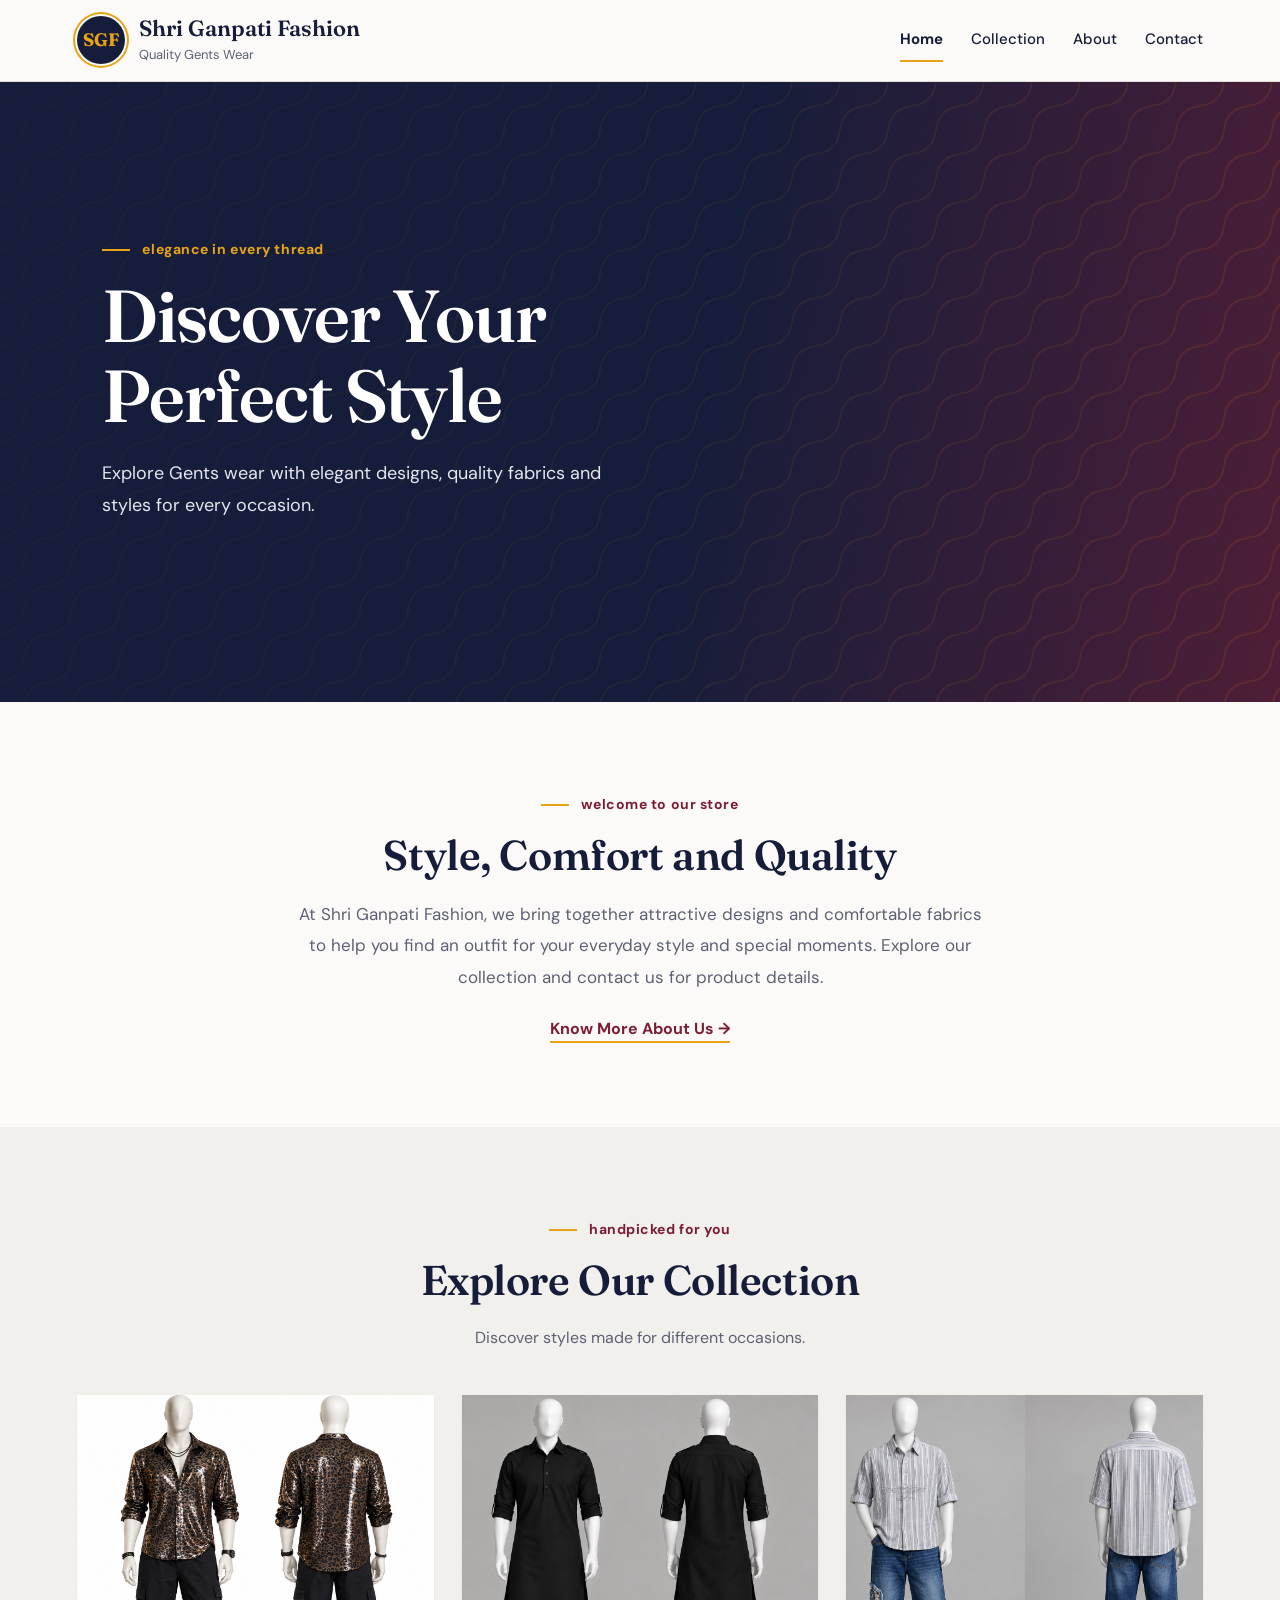
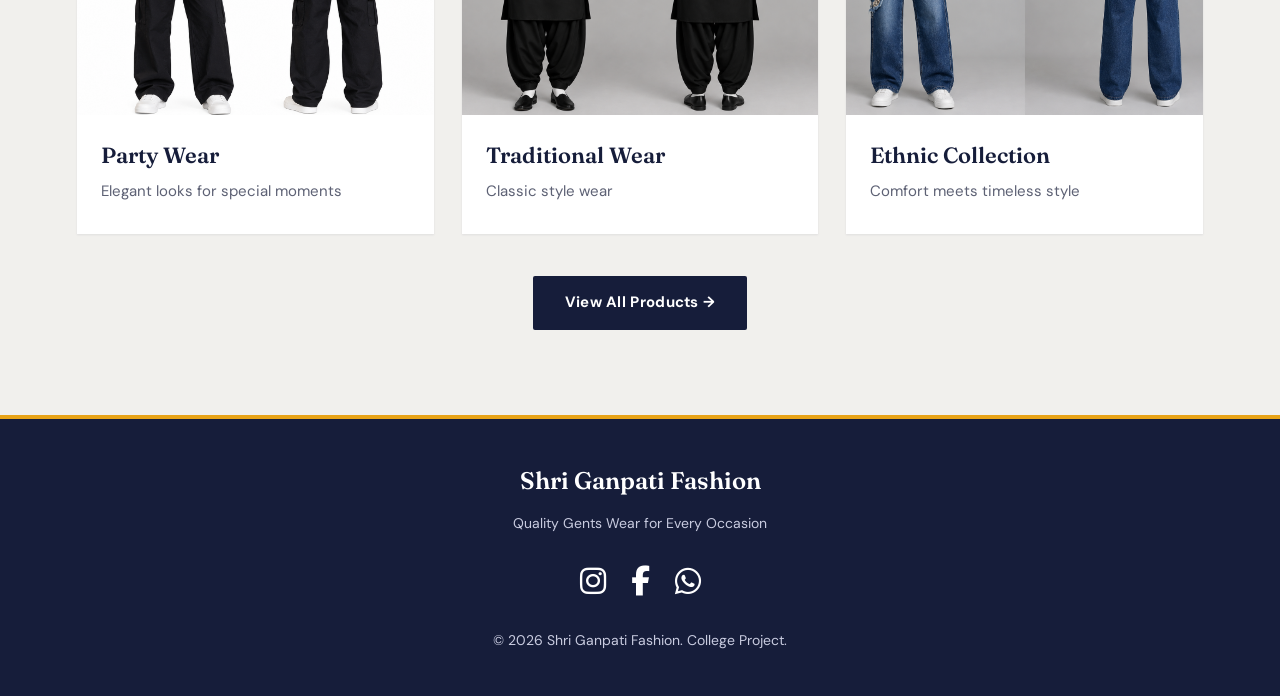
<file: index.html>
<!DOCTYPE html>
<html lang="en">
<head>
    <meta charset="UTF-8">
    <meta name="viewport" content="width=device-width, initial-scale=1.0">
    <link rel="stylesheet" href="style.css">
    <link rel="stylesheet" href="https://cdnjs.cloudflare.com/ajax/libs/font-awesome/6.7.2/css/all.min.css">
</head>
<body>

    <header class="navbar">
        <a href="index.html" class="brand">
            <div class="logo">SGF</div>
            <div class="brand-text">
                <h2>Shri Ganpati Fashion</h2>
                <p>Quality Gents Wear</p>
            </div>
        </a>

        <nav>
            <a class="active" href="index.html">Home</a>
            <a href="collection.html">Collection</a>
            <a href="about.html">About</a>
            <a href="contact.html">Contact</a>
        </nav>
    </header>

    <main>
        <section class="hero">
            <video class="hero-video" autoplay muted loop playsinline>
                <source src="" type="video/mp4">
            </video>

            <div class="hero-overlay"></div>

            <div class="hero-content">
                <p class="eyebrow">ELEGANCE IN EVERY THREAD</p>
                <h1>Discover Your<br>Perfect Style</h1>
                <p class="hero-description">
                    Explore Gents wear with elegant designs,
                    quality fabrics and styles for every occasion.
                </p>
                <!-- <a href="collection.html" class="btn">Explore Collection</a> -->
            </div>
        </section>

        <section class="welcome section">
            <p class="eyebrow">WELCOME TO OUR STORE</p>
            <h2>Style, Comfort and Quality</h2>
            <p>
                At Shri Ganpati Fashion, we bring together attractive
                designs and comfortable fabrics to help you find an
                outfit for your everyday style and special moments.
                Explore our collection and contact us for product details.
            </p>
            <a href="about.html" class="text-link">Know More About Us →</a>
        </section>

        <section class="featured section">
            <div class="section-heading">
                <p class="eyebrow">HANDPICKED FOR YOU</p>
                <h2>Explore Our Collection</h2>
                <p>Discover styles made for different occasions.</p>
            </div>

            <div class="category-grid">
                <a href="collection.html" class="category-card">
                    <img src="Images/Party Wear.png" alt="Gents party wear">
                    <div>
                        <h3>Party Wear</h3>
                        <p>Elegant looks for special moments</p>
                    </div>
                </a>

                <a href="collection.html" class="category-card">
                    <img src="Images/Traditional Wear.png" alt="Traditional Gents wear">
                    <div>
                        <h3>Traditional Wear</h3>
                        <p>Classic style wear</p>
                    </div>
                </a>

                <a href="collection.html" class="category-card">
                    <img src="Images/casual wear.png" alt="Gents wear">
                    <div>
                        <h3>Ethnic Collection</h3>
                        <p>Comfort meets timeless style</p>
                    </div>
                </a>
            </div>

            <div class="center-button">
                <a href="collection.html" class="btn">View All Products →</a>
            </div>
        </section>
    </main>

    <footer class="site-footer">
        <h3>Shri Ganpati Fashion</h3>
        <p>Quality Gents Wear for Every Occasion</p>

        <div class="social-icons">
            <a href="" target="_blank">
                <i class="fa-brands fa-instagram"></i>
            </a>

            <a href="" target="_blank">
                <i class="fa-brands fa-facebook-f"></i>
            </a>

            <a href="" target="_blank">
                <i class="fa-brands fa-whatsapp"></i>
            </a>
        </div>
        <p>© 2026 Shri Ganpati Fashion. College Project.</p>
    </footer>
</body>
</html>
</file>
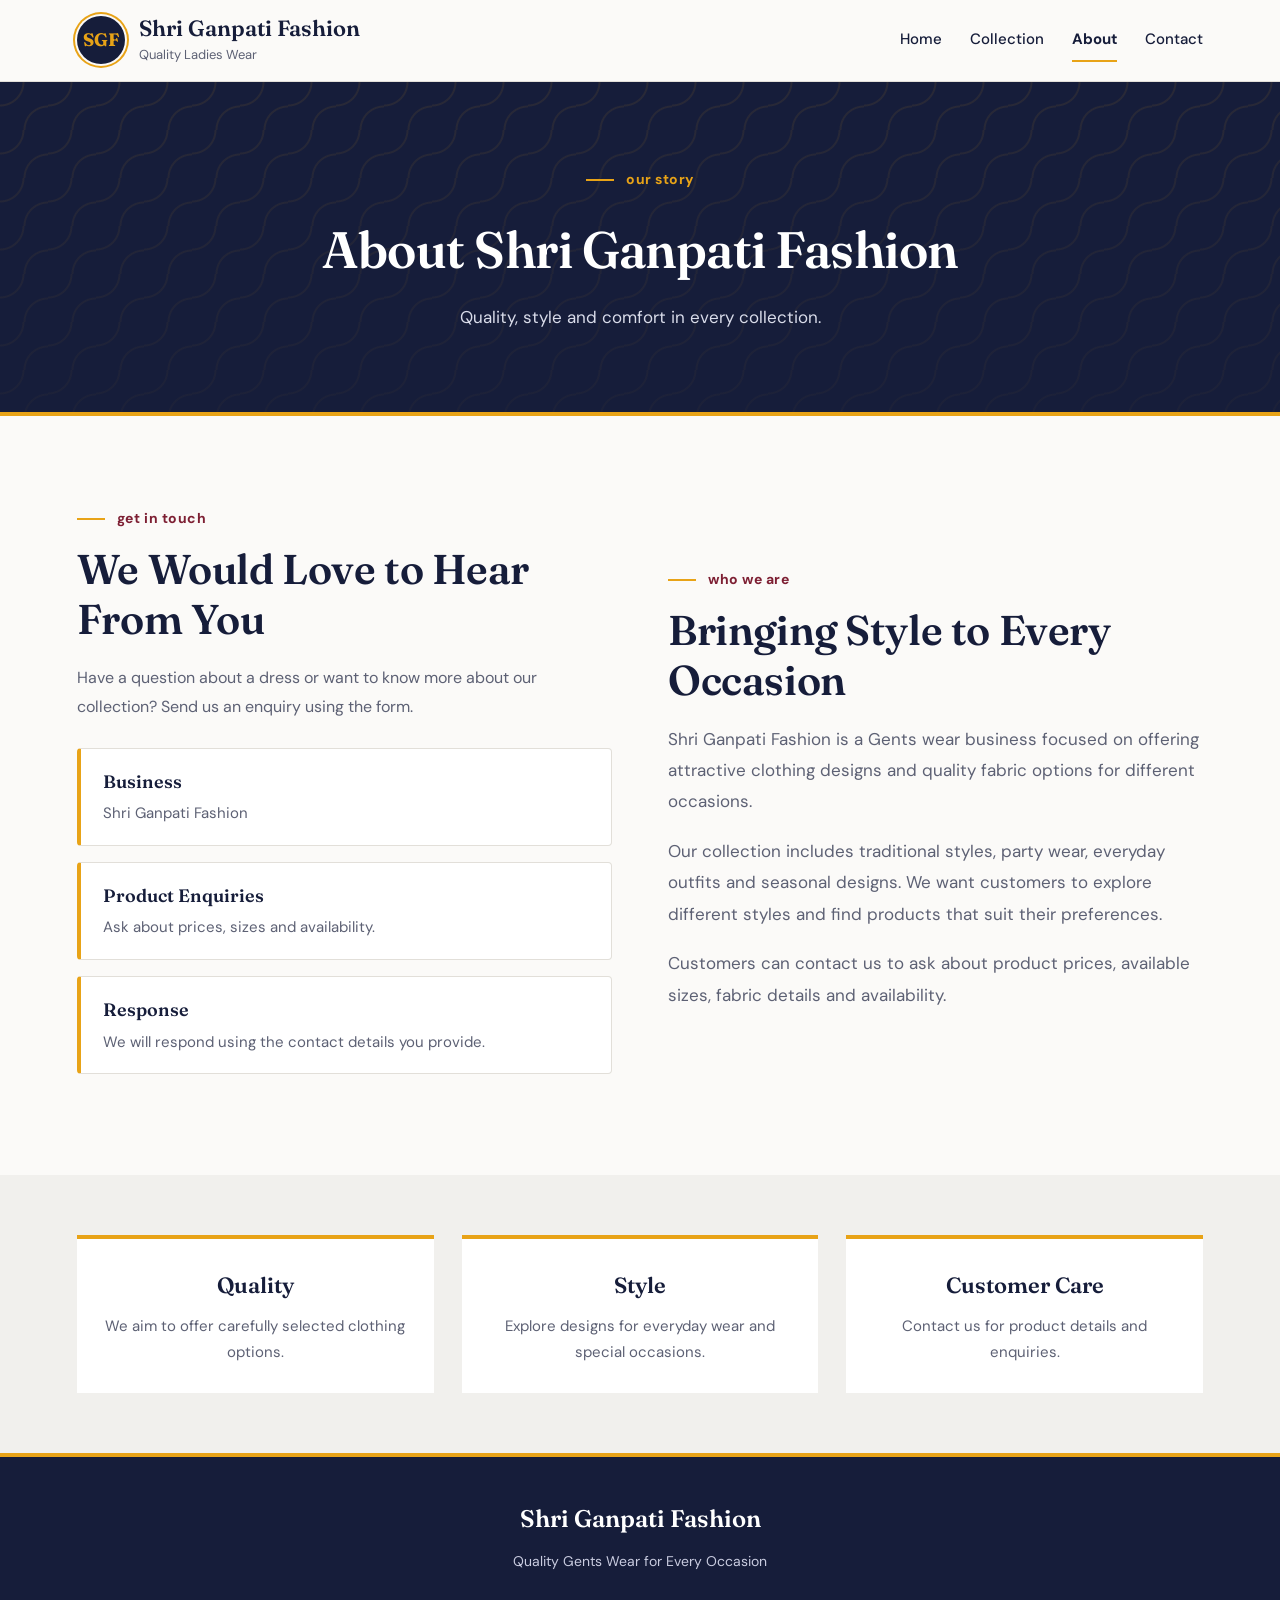
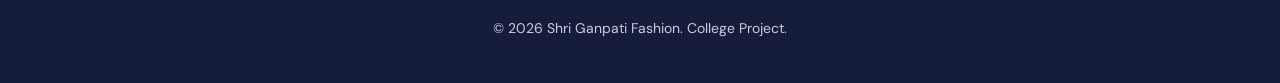
<file: about.html>
<!DOCTYPE html>
<html lang="en">
<head>
    <meta charset="UTF-8">
    <meta name="viewport" content="width=device-width, initial-scale=1.0">
    <title>About Us | Shri Ganpati Fashion</title>
    <link rel="stylesheet" href="style.css">
</head>
<body>

    <header class="navbar">
        <a href="index.html" class="brand">
            <div class="logo">SGF</div>
            <div class="brand-text">
                <h2>Shri Ganpati Fashion</h2>
                <p>Quality Ladies Wear</p>
            </div>
        </a>

        <nav>
            <a href="index.html">Home</a>
            <a href="collection.html">Collection</a>
            <a class="active" href="about.html">About</a>
            <a href="contact.html">Contact</a>
        </nav>
    </header>

    <main>
        <section class="page-banner">
            <p class="eyebrow">OUR STORY</p>
            <h1>About Shri Ganpati Fashion</h1>
            <p>Quality, style and comfort in every collection.</p>
        </section>

        <section class="about-layout section">
            <div class="about-image">
                <div class="contact-details">
                <p class="eyebrow">GET IN TOUCH</p>
                <h2>We Would Love to Hear From You</h2>
                <p>
                    Have a question about a dress or want to know more
                    about our collection? Send us an enquiry using the form.
                </p>

                <div class="contact-card">
                    <h3>Business</h3>
                    <p>Shri Ganpati Fashion</p>
                </div>

                <div class="contact-card">
                    <h3>Product Enquiries</h3>
                    <p>Ask about prices, sizes and availability.</p>
                </div>

                <div class="contact-card">
                    <h3>Response</h3>
                    <p>We will respond using the contact details you provide.</p>
                </div>
            </div>
                <!-- <img src="dress3.jpeg" alt="Ganesh Fashion clothing collection"> -->
            </div>

            <div class="about-details">
                <p class="eyebrow">WHO WE ARE</p>
                <h2>Bringing Style to Every Occasion</h2>
                <p>
                    Shri Ganpati Fashion is a Gents wear business focused
                    on offering attractive clothing designs and quality
                    fabric options for different occasions.
                </p>
                <p>
                    Our collection includes traditional styles, party wear,
                    everyday outfits and seasonal designs. We want customers
                    to explore different styles and find products that suit
                    their preferences.
                </p>
                <p>
                    Customers can contact us to ask about product prices,
                    available sizes, fabric details and availability.
                </p>
                <!-- <a href="collection.html" class="btn">Explore Products</a> -->
            </div>
        </section>

        <section class="values-section">
            <div>
                <h3>Quality</h3>
                <p>We aim to offer carefully selected clothing options.</p>
            </div>
            <div>
                <h3>Style</h3>
                <p>Explore designs for everyday wear and special occasions.</p>
            </div>
            <div>
                <h3>Customer Care</h3>
                <p>Contact us for product details and enquiries.</p>
            </div>
        </section>
    </main>

    <footer class="site-footer">
        <h3>Shri Ganpati Fashion</h3>
        <p>Quality Gents Wear for Every Occasion</p>

        <div class="social-icons">
            <a href="" target="_blank">
                <i class="fa-brands fa-instagram"></i>
            </a>

            <a href="" target="_blank">
                <i class="fa-brands fa-facebook-f"></i>
            </a>

            <a href="" target="_blank">
                <i class="fa-brands fa-whatsapp"></i>
            </a>
        </div>
        
        <p>© 2026 Shri Ganpati Fashion. College Project.</p>
    </footer>
</body>
</html>
</file>
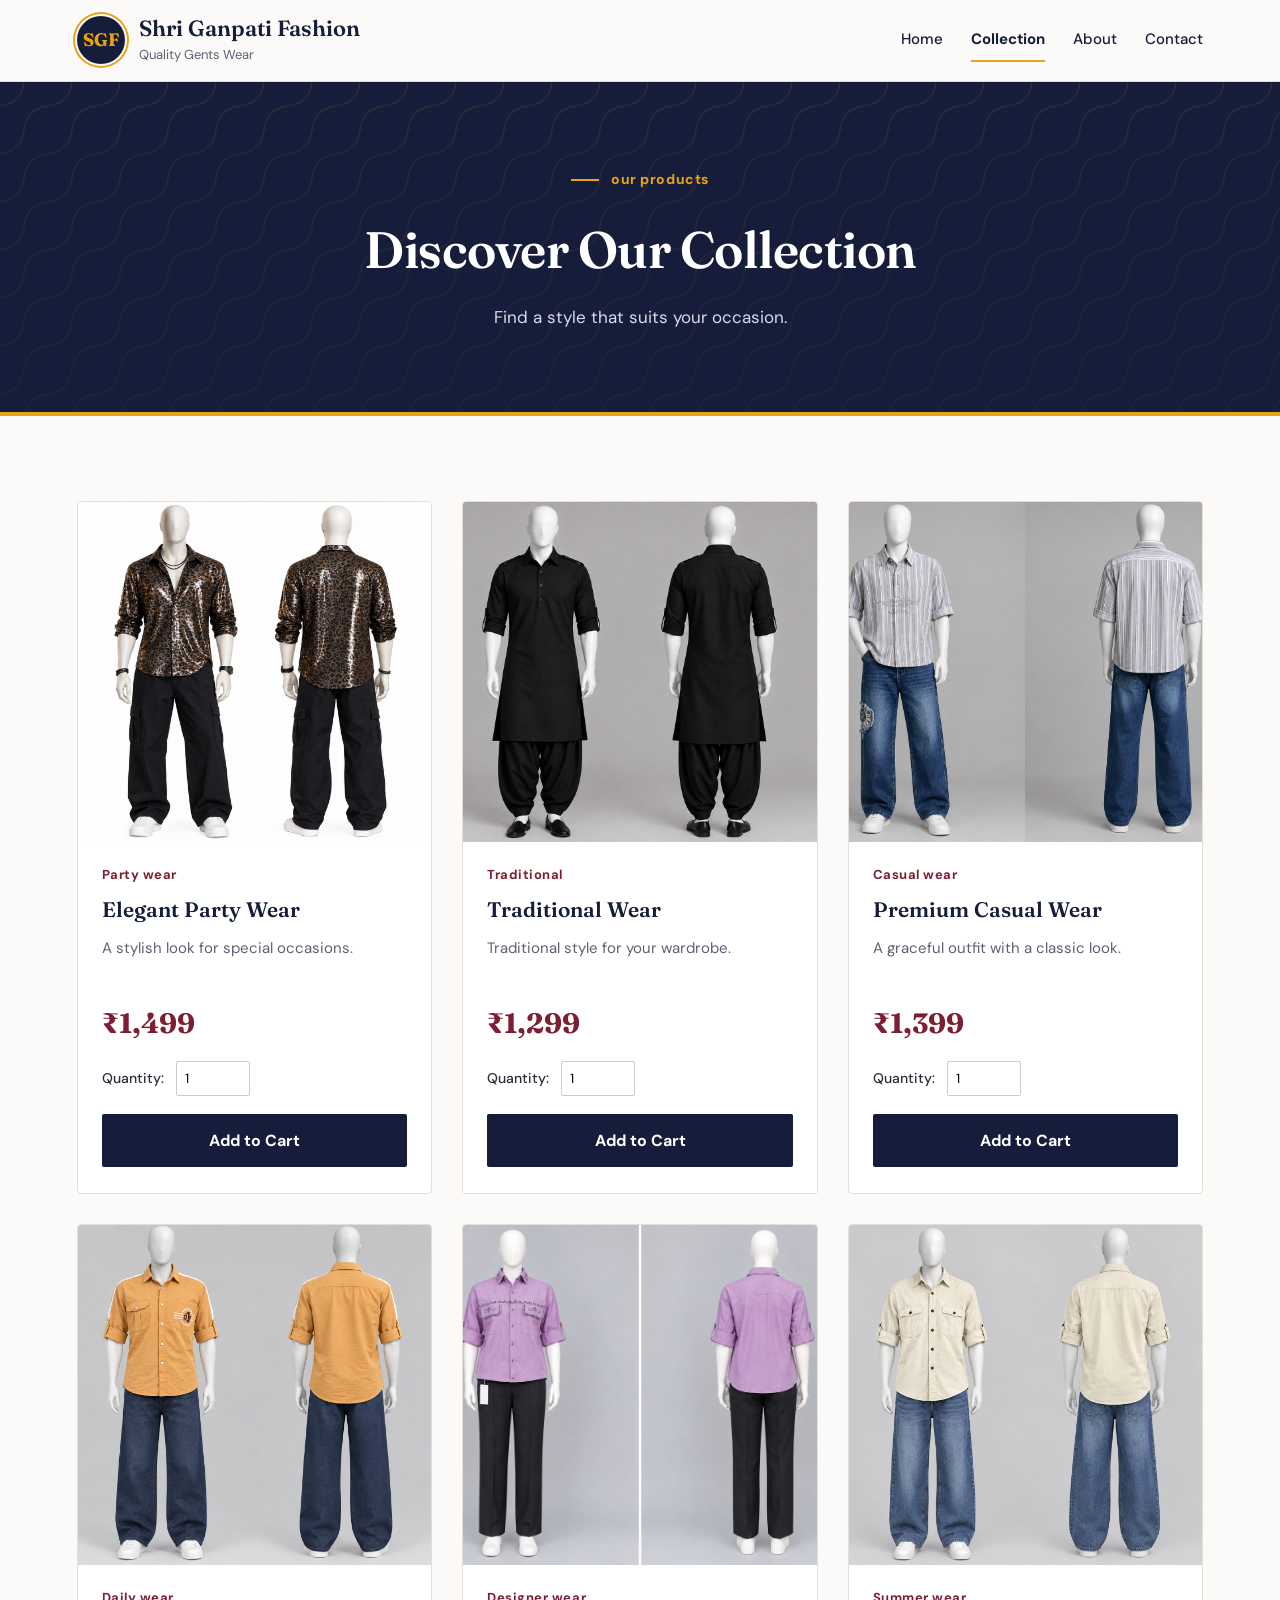
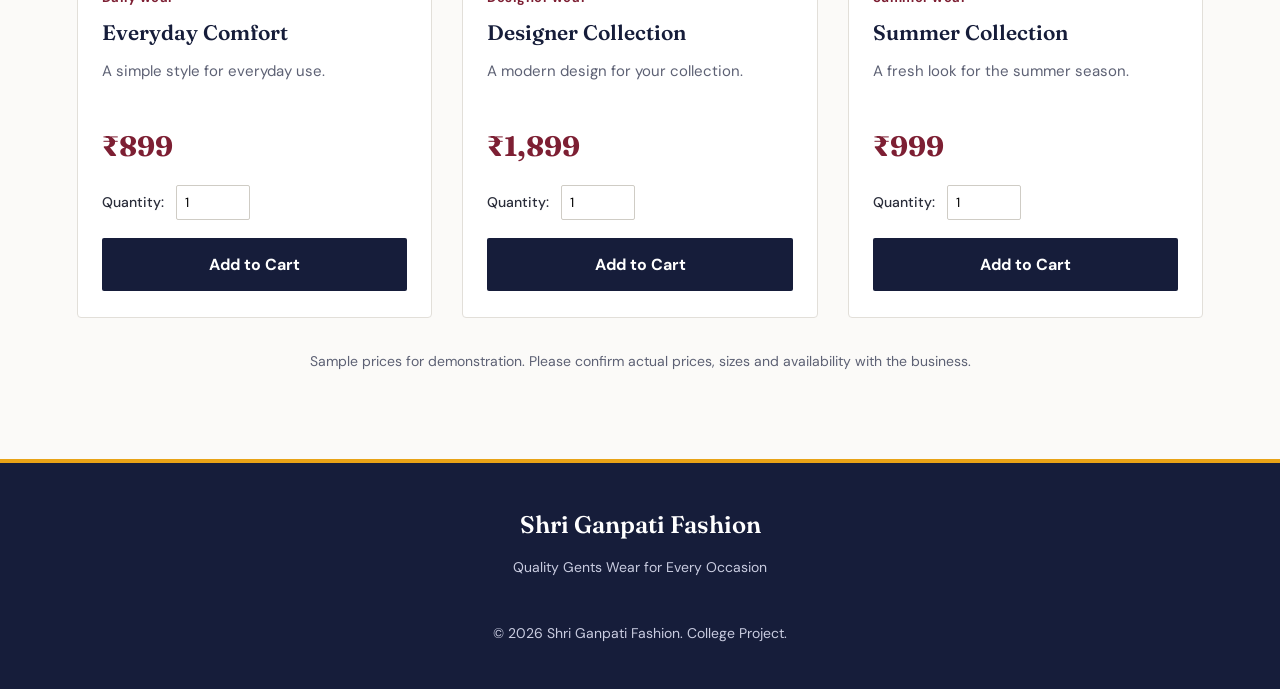
<file: collection.html>
<!DOCTYPE html>
<html lang="en">
<head>
    <meta charset="UTF-8">
    <meta name="viewport" content="width=device-width, initial-scale=1.0">
    <title>Our Collection | Shri Ganpati Fashion</title>
    <link rel="stylesheet" href="style.css">
</head>
<body>

    <header class="navbar">
        <a href="index.html" class="brand">
            <div class="logo">SGF</div>
            <div class="brand-text">
                <h2>Shri Ganpati Fashion</h2>
                <p>Quality Gents Wear</p>
            </div>
        </a>

        <nav>
            <a href="index.html">Home</a>
            <a class="active" href="collection.html">Collection</a>
            <a href="about.html">About</a>
            <a href="contact.html">Contact</a>
        </nav>
    </header>

    <main>
        <section class="page-banner">
            <p class="eyebrow">OUR PRODUCTS</p>
            <h1>Discover Our Collection</h1>
            <p>Find a style that suits your occasion.</p>
        </section>

        <section class="section">
            <div class="product-grid">

                <article class="product-card">
                    <img src="Images/Party Wear.png" alt="Party wear dress">
                    <div class="product-info">
                        <p class="product-category">PARTY WEAR</p>
                        <h3>Elegant Party Wear</h3>
                        <p class="description">A stylish look for special occasions.</p>
                        <p class="price">₹1,499</p>
                        <label for="qty1">Quantity:</label>
                        <input id="qty1" type="number" min="1" value="1">
                        <a class="order-btn" href="contact.html">Add to Cart</a>
                    </div>
                </article>

                <article class="product-card">
                    <img src="Images/Traditional Wear.png" alt="Traditional dress">
                    <div class="product-info">
                        <p class="product-category">TRADITIONAL</p>
                        <h3>Traditional Wear</h3>
                        <p class="description">Traditional style for your wardrobe.</p>
                        <p class="price">₹1,299</p>
                        <label for="qty2">Quantity:</label>
                        <input id="qty2" type="number" min="1" value="1">
                        <a class="order-btn" href="contact.html">Add to Cart</a>
                    </div>
                </article>

                <article class="product-card">
                    <img src="Images/casual wear.png" alt="Casual dress">
                    <div class="product-info">
                        <p class="product-category">CASUAL WEAR</p>
                        <h3>Premium Casual Wear</h3>
                        <p class="description">A graceful outfit with a classic look.</p>
                        <p class="price">₹1,399</p>
                        <label for="qty3">Quantity:</label>
                        <input id="qty3" type="number" min="1" value="1">
                        <a class="order-btn" href="contact.html">Add to Cart</a>
                    </div>
                </article>

                <article class="product-card">
                    <img src="Images/Daily Wear.png" alt="Daily wear dress">
                    <div class="product-info">
                        <p class="product-category">DAILY WEAR</p>
                        <h3>Everyday Comfort</h3>
                        <p class="description">A simple style for everyday use.</p>
                        <p class="price">₹899</p>
                        <label for="qty4">Quantity:</label>
                        <input id="qty4" type="number" min="1" value="1">
                        <a class="order-btn" href="contact.html">Add to Cart</a>
                    </div>
                </article>

                <article class="product-card">
                    <img src="Images/Designer dress.png" alt="Designer dress">
                    <div class="product-info">
                        <p class="product-category">DESIGNER WEAR</p>
                        <h3>Designer Collection</h3>
                        <p class="description">A modern design for your collection.</p>
                        <p class="price">₹1,899</p>
                        <label for="qty5">Quantity:</label>
                        <input id="qty5" type="number" min="1" value="1">
                        <a class="order-btn" href="contact.html">Add to Cart</a>
                    </div>
                </article>

                <article class="product-card">
                    <img src="Images/Summer Wear.png" alt="Summer dress">
                    <div class="product-info">
                        <p class="product-category">SUMMER WEAR</p>
                        <h3>Summer Collection</h3>
                        <p class="description">A fresh look for the summer season.</p>
                        <p class="price">₹999</p>
                        <label for="qty6">Quantity:</label>
                        <input id="qty6" type="number" min="1" value="1">
                        <a class="order-btn" href="contact.html">Add to Cart</a>
                    </div>
                </article>

            </div>

            <p class="price-note">
                Sample prices for demonstration. Please confirm actual
                prices, sizes and availability with the business.
            </p>
        </section>
    </main>

    <footer class="site-footer">
        <h3>Shri Ganpati Fashion</h3>
        <p>Quality Gents Wear for Every Occasion</p>
        <div class="social-icons">
            <a href="" target="_blank">
                <i class="fa-brands fa-instagram"></i>
            </a>

            <a href="" target="_blank">
                <i class="fa-brands fa-facebook-f"></i>
            </a>

            <a href="" target="_blank">
                <i class="fa-brands fa-whatsapp"></i>
            </a>
        </div>
        <p>© 2026 Shri Ganpati Fashion. College Project.</p>
    </footer>
</body>
</html>
</file>
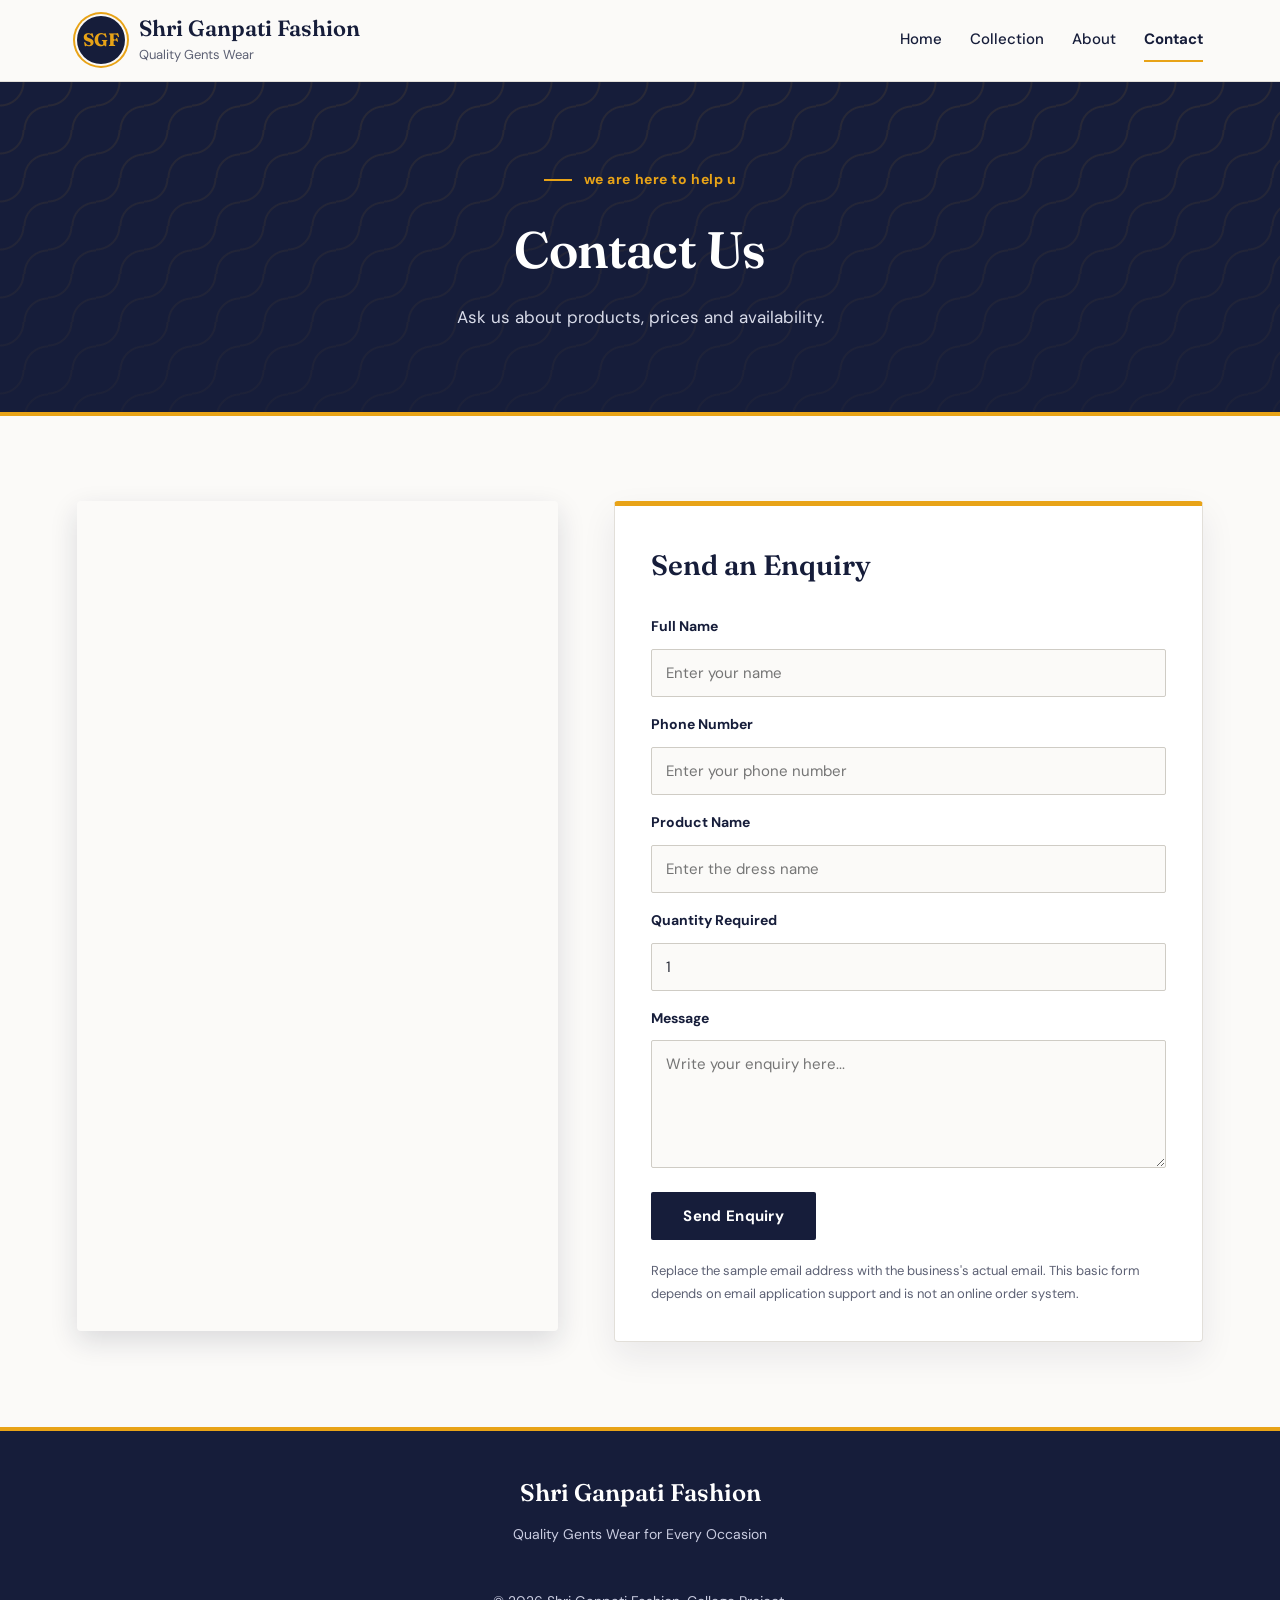
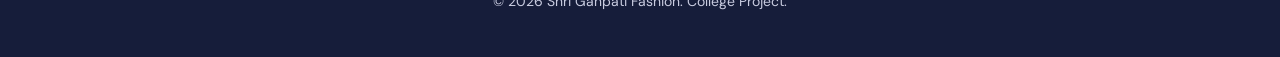
<file: contact.html>
<!DOCTYPE html>
<html lang="en">
<head>
    <meta charset="UTF-8">
    <meta name="viewport" content="width=device-width, initial-scale=1.0">
    <title>Contact Us | Shri Ganpati Fashion</title>
    <link rel="stylesheet" href="style.css">
</head>
<body>

    <header class="navbar">
        <a href="index.html" class="brand">
            <div class="logo">SGF</div>
            <div class="brand-text">
                <h2>Shri Ganpati Fashion</h2>
                <p>Quality Gents Wear</p>
            </div>
        </a>

        <nav>
            <a href="index.html">Home</a>
            <a href="collection.html">Collection</a>
            <a href="about.html">About</a>
            <a class="active" href="contact.html">Contact</a>
        </nav>
    </header>

    <main>
        <section class="page-banner">
            <p class="eyebrow">WE ARE HERE TO HELP U</p>
            <h1>Contact Us</h1>
            <p>Ask us about products, prices and availability.</p>
        </section>

        <section class="contact-layout section">
            <div class="box">
                <iframe src="https://www.google.com/maps/embed?pb=!1m18!1m12!1m3!1d3570.8934855713987!2d74.62536507542495!3d26.491374176900887!2m3!1f0!2f0!3f0!3m2!1i1024!2i768!4f13.1!3m3!1m2!1s0x396be75261d1000d%3A0xbc2fbb23dca25029!2sShri%20GANPATI%20Fashion!5e0!3m2!1sen!2sin!4v1792743546891!5m2!1sen!2sin" width="600" height="200" style="border:1px solid black" allowfullscreen="" loading="lazy" referrerpolicy="strict-origin-when-cross-origin"></iframe>
            </div>

            <form class="contact-form"
                  action="mailto:sainijitesh067@gmail.com"
                  method="post"
                  enctype="text/plain">

                <h2>Send an Enquiry</h2>

                <label for="name">Full Name</label>
                <input type="text" id="name" name="Name"
                       placeholder="Enter your name" required>

                <label for="phone">Phone Number</label>
                <input type="tel" id="phone" name="Phone"
                       placeholder="Enter your phone number" required>

                <label for="product">Product Name</label>
                <input type="text" id="product" name="Product"
                       placeholder="Enter the dress name">

                <label for="quantity">Quantity Required</label>
                <input type="number" id="quantity" name="Quantity"
                       min="1" value="1" required>

                <label for="message">Message</label>
                <textarea id="message" name="Message" rows="5"
                          placeholder="Write your enquiry here..."
                          required></textarea>

                <button type="submit" class="btn">Send Enquiry</button>

                <p class="form-note">
                    Replace the sample email address with the business's
                    actual email. This basic form depends on email
                    application support and is not an online order system.
                </p>
            </form>
        </section>
    </main>

    <footer class="site-footer">
        <h3>Shri Ganpati Fashion</h3>
        <p>Quality Gents Wear for Every Occasion</p>

        <div class="social-icons">
            <a href="" target="_blank">
                <i class="fa-brands fa-instagram"></i>
            </a>

            <a href="" target="_blank">
                <i class="fa-brands fa-facebook-f"></i>
            </a>

            <a href="" target="_blank">
                <i class="fa-brands fa-whatsapp"></i>
            </a>
        </div>
        
        <p>© 2026 Shri Ganpati Fashion. College Project.</p>
    </footer>
</body>
</html>
</file>
<file: style.css>
/* ==========================================================
   SHRI GANPATI FASHION - ENHANCED STYLESHEET
   Drop-in replacement for style.css (same class names).
   Look: Jaipur-inspired. Deep indigo, marigold and maroon,
   with a jaali (lattice) pattern used on the hero and banners.
   ========================================================== */

@import url("https://fonts.googleapis.com/css2?family=DM+Sans:wght@400;500;700&family=Fraunces:opsz,wght@9..144,500;9..144,600;9..144,700&display=swap");

/* ---------- DESIGN TOKENS ---------- */
:root {
  --ink: #161d3a;
  --ink-soft: #232c52;
  --marigold: #e8a317;
  --marigold-deep: #b97d06;
  --maroon: #7d1f33;
  --paper: #fbfaf8;
  --wash: #f1f0ed;
  --line: #e2dfd9;
  --text: #2a2d3a;
  --muted: #5d6174;

  --display: "Fraunces", Georgia, "Times New Roman", serif;
  --body: "DM Sans", "Segoe UI", system-ui, -apple-system, sans-serif;

  /* jaali lattice: overlapping rings drawn from tile corners */
  --jaali:
    radial-gradient(circle at 0 0, transparent 0 22px, rgba(232, 163, 23, 0.20) 23px 24px, transparent 25px),
    radial-gradient(circle at 100% 100%, transparent 0 22px, rgba(232, 163, 23, 0.20) 23px 24px, transparent 25px);
}

/* ---------- GENERAL SETTINGS ---------- */
* {
  margin: 0;
  padding: 0;
  box-sizing: border-box;
}

html {
  scroll-behavior: smooth;
  scroll-padding-top: 100px;
}

body {
  font-family: var(--body);
  background-color: var(--paper);
  color: var(--text);
  line-height: 1.7;
  -webkit-font-smoothing: antialiased;
}

img {
  max-width: 100%;
}

::selection {
  background: var(--marigold);
  color: var(--ink);
}

a:focus-visible,
button:focus-visible,
input:focus-visible,
textarea:focus-visible {
  outline: 3px solid var(--maroon);
  outline-offset: 3px;
}

/* Small label above headings: sentence case, marigold rule before it */
.eyebrow,
.product-category {
  text-transform: lowercase;
}

.eyebrow::first-letter,
.product-category::first-letter {
  text-transform: uppercase;
}

.eyebrow {
  display: inline-flex;
  align-items: center;
  gap: 12px;
  color: var(--maroon);
  font-family: var(--body);
  font-size: 14px;
  font-weight: 700;
  letter-spacing: 0.04em;
  margin-bottom: 14px;
}

.eyebrow::before {
  content: "";
  width: 28px;
  height: 2px;
  background: var(--marigold);
}

/* ---------- TOP NAVIGATION ---------- */
.navbar {
  min-height: 82px;
  padding: 12px 6%;
  display: flex;
  justify-content: space-between;
  align-items: center;
  gap: 24px;
  background-color: rgba(251, 250, 248, 0.92);
  backdrop-filter: blur(10px);
  -webkit-backdrop-filter: blur(10px);
  border-bottom: 1px solid var(--line);
  position: sticky;
  top: 0;
  z-index: 1000;
}

.brand {
  display: flex;
  align-items: center;
  gap: 14px;
  text-decoration: none;
  color: var(--ink);
  flex-shrink: 0;
}

.logo {
  width: 48px;
  height: 48px;
  border-radius: 50%;
  display: flex;
  justify-content: center;
  align-items: center;
  font-family: var(--display);
  font-size: 18px;
  font-weight: 700;
  background: var(--ink);
  color: var(--marigold);
  box-shadow: 0 0 0 2px var(--paper), 0 0 0 4px var(--marigold);
}

.brand-text h2 {
  font-family: var(--display);
  font-size: 22px;
  font-weight: 600;
  line-height: 1.2;
}

.brand-text p {
  font-size: 13px;
  color: var(--muted);
  margin-top: 2px;
}

nav {
  display: flex;
  align-items: center;
  gap: 28px;
}

nav a {
  text-decoration: none;
  color: var(--ink);
  font-size: 15px;
  font-weight: 500;
  padding: 8px 0;
  border-bottom: 2px solid transparent;
  transition: color 0.25s, border-color 0.25s;
}

nav a:hover {
  color: var(--maroon);
  border-bottom-color: var(--marigold);
}

nav a.active {
  color: var(--ink);
  font-weight: 700;
  border-bottom-color: var(--marigold);
}

/* ---------- BUTTONS ---------- */
.btn {
  display: inline-block;
  padding: 14px 32px;
  background-color: var(--ink);
  color: #ffffff;
  text-decoration: none;
  border: none;
  border-radius: 2px;
  font-family: var(--body);
  font-size: 15px;
  font-weight: 700;
  letter-spacing: 0.02em;
  cursor: pointer;
  transition: background-color 0.25s, color 0.25s, transform 0.25s;
}

.btn:hover {
  background-color: var(--marigold);
  color: var(--ink);
  transform: translateY(-2px);
}

.btn-light {
  background-color: var(--paper);
  color: var(--ink);
}

.btn-light:hover {
  background-color: var(--marigold);
  color: var(--ink);
}

/* ---------- HOME HERO (works with or without a video) ---------- */
.hero {
  min-height: 620px;
  position: relative;
  display: flex;
  align-items: center;
  padding: 80px 8%;
  overflow: hidden;
  background-color: var(--ink);
  color: #ffffff;
}

.hero-video {
  position: absolute;
  inset: 0;
  width: 100%;
  height: 100%;
  object-fit: cover;
  background: transparent;
}

.hero-overlay {
  position: absolute;
  inset: 0;
  background-image:
    linear-gradient(100deg, rgba(22, 29, 58, 0.94) 0%, rgba(22, 29, 58, 0.70) 55%, rgba(125, 31, 51, 0.55) 100%),
    var(--jaali);
  background-size: auto, 48px 48px, 48px 48px;
}

.hero-content {
  position: relative;
  z-index: 1;
  max-width: 640px;
  animation: hero-in 0.9s ease-out both;
}

.hero .eyebrow {
  color: var(--marigold);
}

.hero h1 {
  font-family: var(--display);
  font-size: clamp(2.6rem, 6vw, 4.6rem);
  font-weight: 600;
  line-height: 1.08;
  letter-spacing: -0.015em;
  margin-bottom: 22px;
}

.hero-description {
  max-width: 500px;
  font-size: 18px;
  line-height: 1.8;
  color: #e4e6f0;
  margin-bottom: 30px;
}

@keyframes hero-in {
  from {
    opacity: 0;
    transform: translateY(24px);
  }
  to {
    opacity: 1;
    transform: translateY(0);
  }
}

/* ---------- HOME INTRODUCTION ---------- */
.section {
  padding: 85px 6%;
}

.welcome {
  max-width: 950px;
  margin: auto;
  text-align: center;
}

.welcome .eyebrow,
.section-heading .eyebrow {
  justify-content: center;
}

.welcome h2,
.section-heading h2,
.about-details h2,
.contact-details h2 {
  font-family: var(--display);
  color: var(--ink);
  font-size: clamp(1.9rem, 3.6vw, 2.6rem);
  font-weight: 600;
  line-height: 1.2;
  letter-spacing: -0.01em;
  margin-bottom: 18px;
}

.welcome > p:not(.eyebrow) {
  max-width: 700px;
  margin: 0 auto 22px;
  color: var(--muted);
  font-size: 17px;
  line-height: 1.85;
}

.text-link {
  color: var(--maroon);
  text-decoration: none;
  font-weight: 700;
  border-bottom: 2px solid var(--marigold);
  padding-bottom: 2px;
  transition: color 0.25s, border-color 0.25s;
}

.text-link:hover {
  color: var(--ink);
  border-bottom-color: var(--ink);
}

/* ---------- FEATURED COLLECTION ---------- */
.featured {
  background-color: var(--wash);
}

.section-heading {
  text-align: center;
  margin-bottom: 44px;
}

.section-heading > p:last-child {
  color: var(--muted);
}

.category-grid {
  display: grid;
  grid-template-columns: repeat(3, minmax(0, 1fr));
  gap: 28px;
}

.category-card {
  background-color: #ffffff;
  color: var(--ink);
  text-decoration: none;
  overflow: hidden;
  border-bottom: 4px solid transparent;
  box-shadow: 0 1px 2px rgba(22, 29, 58, 0.08);
  transition: transform 0.35s, box-shadow 0.35s, border-color 0.35s;
}

.category-card:hover {
  transform: translateY(-6px);
  border-bottom-color: var(--marigold);
  box-shadow: 0 18px 36px rgba(22, 29, 58, 0.14);
}

.category-card img {
  display: block;
  width: 100%;
  height: 320px;
  object-fit: cover;
  background-color: var(--wash);
  transition: transform 0.6s ease;
}

.category-card:hover img {
  transform: scale(1.05);
}

.category-card div {
  padding: 22px 24px 26px;
  position: relative;
  background: #ffffff;
}

.category-card h3 {
  font-family: var(--display);
  font-size: 22px;
  font-weight: 600;
  margin-bottom: 4px;
}

.category-card p {
  color: var(--muted);
  font-size: 15px;
}

.center-button {
  text-align: center;
  margin-top: 42px;
}

/* ---------- HOME CONTACT BANNER ---------- */
.home-contact {
  text-align: center;
  padding: 70px 20px;
  background-color: var(--maroon);
  background-image: var(--jaali);
  background-size: 48px 48px;
  color: #ffffff;
}

.home-contact h2 {
  font-family: var(--display);
  font-size: 32px;
  font-weight: 600;
  margin-bottom: 12px;
}

.home-contact p {
  margin-bottom: 26px;
  color: #f3dfe3;
}

/* ---------- INNER PAGE BANNERS ---------- */
.page-banner {
  text-align: center;
  padding: 80px 20px;
  background-color: var(--ink);
  background-image:
    linear-gradient(180deg, rgba(22, 29, 58, 0.55), rgba(22, 29, 58, 0.85)),
    var(--jaali);
  background-size: auto, 48px 48px, 48px 48px;
  border-bottom: 4px solid var(--marigold);
}

.page-banner .eyebrow {
  color: var(--marigold);
  justify-content: center;
}

.page-banner h1 {
  font-family: var(--display);
  color: #ffffff;
  font-size: clamp(2rem, 4.5vw, 3.2rem);
  font-weight: 600;
  letter-spacing: -0.01em;
  margin-bottom: 10px;
}

.page-banner > p:last-child {
  color: #d9dcea;
  font-size: 17px;
}

/* ---------- PRODUCT COLLECTION ---------- */
.product-grid {
  display: grid;
  grid-template-columns: repeat(3, minmax(0, 1fr));
  gap: 30px;
}

.product-card {
  background-color: #ffffff;
  border: 1px solid var(--line);
  border-radius: 4px;
  overflow: hidden;
  transition: transform 0.3s, box-shadow 0.3s, border-color 0.3s;
}

.product-card:hover {
  transform: translateY(-6px);
  border-color: var(--marigold);
  box-shadow: 0 18px 36px rgba(22, 29, 58, 0.12);
}

.product-card > img {
  display: block;
  width: 100%;
  height: 340px;
  object-fit: cover;
  background-color: var(--wash);
}

.product-info {
  padding: 22px 24px 26px;
}

.product-category {
  color: var(--maroon);
  font-size: 13px;
  font-weight: 700;
  letter-spacing: 0.04em;
  margin-bottom: 6px;
}

.product-info h3 {
  font-family: var(--display);
  color: var(--ink);
  font-size: 21px;
  font-weight: 600;
  margin-bottom: 8px;
}

.description {
  color: var(--muted);
  font-size: 15px;
  line-height: 1.7;
  min-height: 50px;
}

.price {
  color: var(--maroon);
  font-family: var(--display);
  font-size: 28px;
  font-weight: 700;
  margin: 14px 0;
}

.product-info label {
  font-size: 14px;
  font-weight: 500;
}

.product-info input {
  width: 74px;
  padding: 8px;
  margin-left: 8px;
  border: 1px solid #cfccc5;
  border-radius: 2px;
  font-family: var(--body);
}

.order-btn {
  display: block;
  margin-top: 18px;
  padding: 13px;
  text-align: center;
  background-color: var(--ink);
  color: #ffffff;
  font-weight: 700;
  text-decoration: none;
  border-radius: 2px;
  transition: background-color 0.25s, color 0.25s;
}

.order-btn:hover {
  background-color: var(--marigold);
  color: var(--ink);
}

.price-note {
  margin-top: 32px;
  text-align: center;
  color: var(--muted);
  font-size: 14px;
}

/* ---------- ABOUT PAGE ---------- */
.about-layout {
  display: grid;
  grid-template-columns: 1fr 1fr;
  align-items: center;
  gap: 56px;
}

.about-image img {
  display: block;
  width: 100%;
  height: 450px;
  object-fit: contain;
  background-color: var(--wash);
}

.about-details p:not(.eyebrow) {
  color: var(--muted);
  font-size: 17px;
  line-height: 1.85;
  margin-bottom: 18px;
}

.about-details .btn {
  margin-top: 10px;
}

.values-section {
  display: grid;
  grid-template-columns: repeat(3, minmax(0, 1fr));
  gap: 28px;
  padding: 60px 6%;
  background-color: var(--wash);
  text-align: center;
}

.values-section > div {
  padding: 28px 22px;
  background: #ffffff;
  border-top: 4px solid var(--marigold);
}

.values-section h3 {
  font-family: var(--display);
  color: var(--ink);
  font-size: 22px;
  font-weight: 600;
  margin-bottom: 10px;
}

.values-section p {
  color: var(--muted);
  font-size: 15px;
}

/* ---------- CONTACT PAGE ---------- */
.contact-layout {
  display: grid;
  grid-template-columns: 0.9fr 1.1fr;
  gap: 56px;
  align-items: start;
}

/* make the Google map responsive (overrides its fixed size) */
.box iframe {
  display: block;
  width: 100% !important;
  height: 830px !important;
  border: 0 !important;
  border-radius: 4px;
  box-shadow: 0 10px 28px rgba(22, 29, 58, 0.14);
}

.contact-details > p:not(.eyebrow) {
  color: var(--muted);
  line-height: 1.85;
  margin-bottom: 26px;
}

.contact-card {
  padding: 18px 22px;
  margin-bottom: 16px;
  border-radius: 4px;
  background-color: #ffffff;
  border: 1px solid var(--line);
  border-left: 4px solid var(--marigold);
}

.contact-card h3 {
  font-family: var(--display);
  color: var(--ink);
  font-size: 18px;
  font-weight: 600;
  margin-bottom: 4px;
}

.contact-card p {
  color: var(--muted);
  font-size: 15px;
}

.contact-form {
  padding: 36px;
  background-color: #ffffff;
  border: 1px solid var(--line);
  border-top: 5px solid var(--marigold);
  border-radius: 4px;
  box-shadow: 0 14px 34px rgba(22, 29, 58, 0.08);
  display: flex;
  flex-direction: column;
  gap: 10px;
}

.contact-form h2 {
  font-family: var(--display);
  color: var(--ink);
  font-size: 28px;
  font-weight: 600;
  margin-bottom: 10px;
}

.contact-form label {
  color: var(--ink);
  font-size: 14px;
  font-weight: 700;
  margin-top: 6px;
}

.contact-form input,
.contact-form textarea {
  width: 100%;
  padding: 13px 14px;
  border: 1px solid #cfccc5;
  border-radius: 2px;
  font-family: var(--body);
  font-size: 15px;
  color: var(--text);
  background-color: var(--paper);
  transition: border-color 0.25s, box-shadow 0.25s, background-color 0.25s;
}

.contact-form input:focus,
.contact-form textarea:focus {
  outline: none;
  background-color: #ffffff;
  border-color: var(--ink);
  box-shadow: 0 0 0 4px rgba(232, 163, 23, 0.35);
}

.social-icons {
    display: flex;
    justify-content: center;
    align-items: center;
    gap: 25px;
    margin: 20px 40px;
}

.social-icons a {
    color: white;
    font-size: 30px;
    text-decoration: none;
    transition: 0.3s;
}

.social-icons a:hover {
    color: #d4a373;
    transform: translateY(-4px);
}


.contact-form textarea {
  resize: vertical;
}

.contact-form .btn {
  align-self: flex-start;
  margin-top: 14px;
}

.form-note {
  color: var(--muted);
  font-size: 13px;
  line-height: 1.7;
  margin-top: 10px;
}

/* ---------- FOOTER ---------- */
.site-footer {
  padding: 42px 15px;
  text-align: center;
  background-color: var(--ink);
  border-top: 4px solid var(--marigold);
  color: #ffffff;
}

.site-footer h3 {
  font-family: var(--display);
  font-weight: 600;
  margin-bottom: 8px;
  font-size: 24px;
}

.site-footer p {
  color: #c9cce0;
  font-size: 14px;
  line-height: 1.9;
}

/* ---------- TABLET ---------- */
@media (max-width: 900px) {
  .navbar {
    padding: 15px 4%;
    flex-wrap: wrap;
    justify-content: center;
  }

  nav {
    justify-content: center;
    flex-wrap: wrap;
    gap: 22px;
  }

  .product-grid,
  .category-grid {
    grid-template-columns: repeat(2, minmax(0, 1fr));
  }

  .about-layout,
  .contact-layout {
    grid-template-columns: 1fr;
  }

  .about-image img {
    height: 350px;
  }

  .box iframe {
    height: 400px !important;
  }
}

/* ---------- MOBILE ---------- */
@media (max-width: 550px) {
  .navbar {
    gap: 14px;
    padding: 14px 10px;
  }

  .brand-text h2 {
    font-size: 19px;
  }

  nav {
    gap: 16px;
  }

  nav a {
    font-size: 14px;
  }

  .hero {
    min-height: 520px;
    padding: 50px 22px;
  }

  .hero-description {
    font-size: 16px;
  }

  .section {
    padding: 52px 18px;
  }

  .page-banner {
    padding: 56px 16px;
  }

  .product-grid,
  .category-grid,
  .values-section {
    grid-template-columns: 1fr;
  }

  .product-card > img {
    height: 360px;
  }

  .category-card img {
    height: 300px;
  }

  .contact-form {
    padding: 22px;
  }

  .contact-form .btn {
    align-self: stretch;
    text-align: center;
  }

  .box iframe {
    height: 320px !important;
  }
}

/* ---------- RESPECT REDUCED-MOTION SETTINGS ---------- */
@media (prefers-reduced-motion: reduce) {
  *,
  *::before,
  *::after {
    animation: none !important;
    transition: none !important;
    scroll-behavior: auto !important;
  }
  
}
</file>
